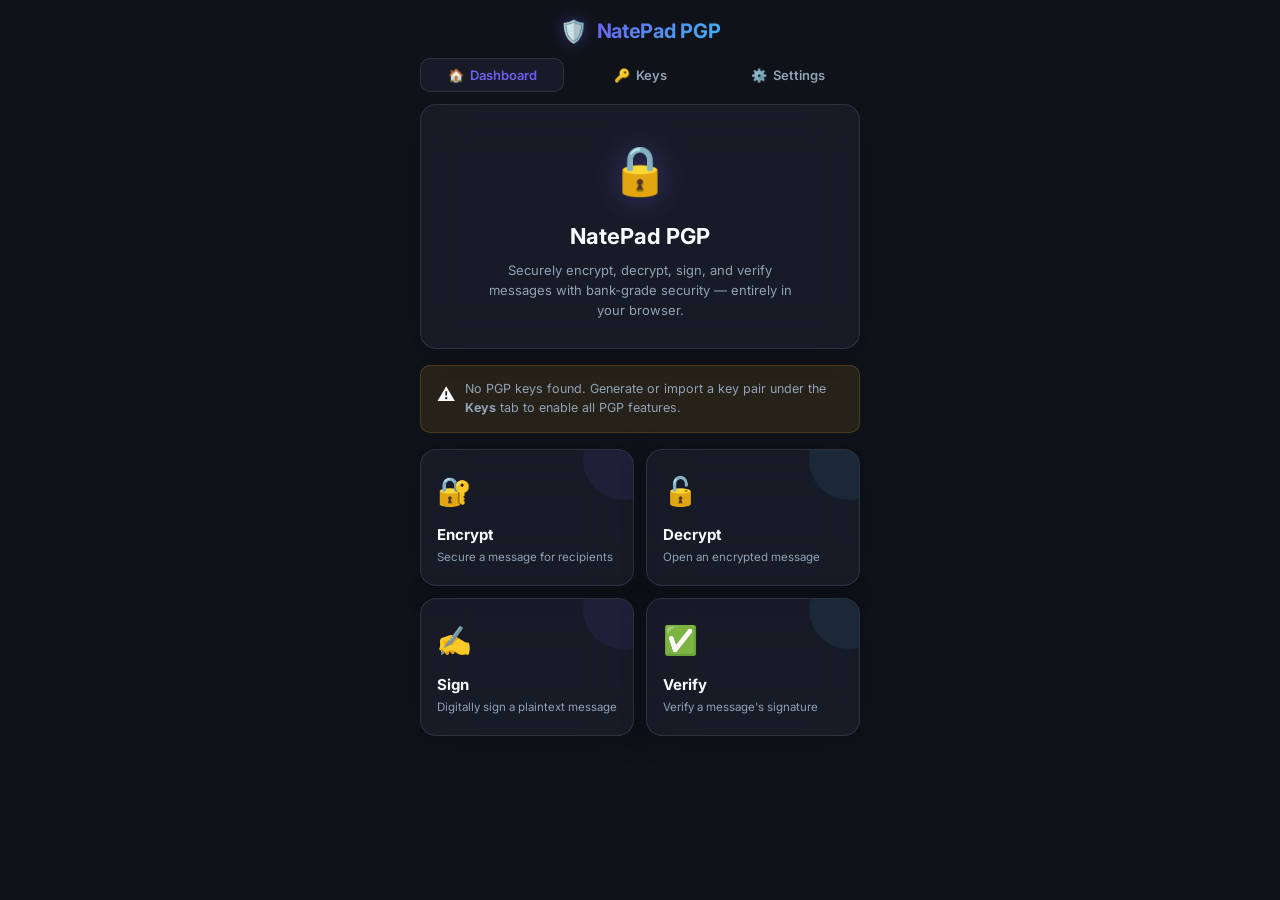
<file: index.html>
<!DOCTYPE html>
<html lang="en">
<head>
  <meta charset="UTF-8">
  <meta name="viewport" content="width=device-width, initial-scale=1.0, viewport-fit=cover">
  <meta name="description" content="NatePad — Encrypt, decrypt, sign, and verify PGP messages directly in your browser. Fully offline, no server needed.">
  <meta name="theme-color" content="#13131f">
  <title>NatePad — PGP Notepad</title>
  <link rel="stylesheet" href="style.css">
</head>
<body>

<div id="app">
  <!-- ─── Top Bar ─── -->
  <header class="top-bar">
    <span class="shield-icon">🛡️</span>
    <h1>NatePad PGP</h1>
  </header>

  <!-- ─── Tab Bar ─── -->
  <nav class="tab-bar" role="tablist">
    <button class="tab-btn active" role="tab" data-tab="dashboard" aria-selected="true" id="tab-dashboard">
      <span>🏠</span> Dashboard
    </button>
    <button class="tab-btn" role="tab" data-tab="keys" aria-selected="false" id="tab-keys">
      <span>🔑</span> Keys
    </button>
    <button class="tab-btn" role="tab" data-tab="settings" aria-selected="false" id="tab-settings">
      <span>⚙️</span> Settings
    </button>
  </nav>

  <!-- ─── Content ─── -->
  <main class="tab-content">

    <!-- ═══ Dashboard ═══ -->
    <section class="tab-pane active" id="pane-dashboard" role="tabpanel" aria-labelledby="tab-dashboard">

      <div class="glass-card hero-card">
        <span class="hero-icon">🔒</span>
        <h2>NatePad PGP</h2>
        <p>Securely encrypt, decrypt, sign, and verify messages with bank-grade security — entirely in your browser.</p>
      </div>

      <div id="no-keys-warning" class="warn-banner" style="display:none;">
        <span class="warn-icon">⚠️</span>
        <span class="warn-text">No PGP keys found. Generate or import a key pair under the <strong>Keys</strong> tab to enable all PGP features.</span>
      </div>

      <div class="action-grid">
        <div class="glass-card interactive action-card" data-action="encrypt" tabindex="0" role="button" id="btn-encrypt">
          <span class="action-icon">🔐</span>
          <div class="action-title">Encrypt</div>
          <div class="action-desc">Secure a message for recipients</div>
        </div>
        <div class="glass-card interactive action-card" data-action="decrypt" tabindex="0" role="button" id="btn-decrypt">
          <span class="action-icon">🔓</span>
          <div class="action-title">Decrypt</div>
          <div class="action-desc">Open an encrypted message</div>
        </div>
        <div class="glass-card interactive action-card" data-action="sign" tabindex="0" role="button" id="btn-sign">
          <span class="action-icon">✍️</span>
          <div class="action-title">Sign</div>
          <div class="action-desc">Digitally sign a plaintext message</div>
        </div>
        <div class="glass-card interactive action-card" data-action="verify" tabindex="0" role="button" id="btn-verify">
          <span class="action-icon">✅</span>
          <div class="action-title">Verify</div>
          <div class="action-desc">Verify a message's signature</div>
        </div>
      </div>
    </section>

    <!-- ═══ Keys ═══ -->
    <section class="tab-pane" id="pane-keys" role="tabpanel" aria-labelledby="tab-keys">
      <div class="keys-toolbar">
        <button class="btn btn-primary btn-sm" id="btn-gen-key">🔑 Generate Key</button>
        <button class="btn btn-ghost btn-sm" id="btn-import-key">📥 Import Key</button>
      </div>
      <div id="key-list" class="key-list"></div>
      <div id="keys-empty" class="empty-state">
        <div class="empty-icon">🔑</div>
        <h3>No Keys Yet</h3>
        <p>Generate or import a PGP key pair to get started with encryption and signing.</p>
      </div>
    </section>

    <!-- ═══ Settings ═══ -->
    <section class="tab-pane" id="pane-settings" role="tabpanel" aria-labelledby="tab-settings">
      <div class="settings-section">
        <h3>Theme</h3>
        <div id="theme-grid" class="theme-grid"></div>
      </div>
      <div class="about-section">
        <p>
          <strong>NatePad Web</strong> v2.1<br>
          Built with <a href="https://openpgpjs.org" target="_blank" rel="noopener">OpenPGP.js</a>.<br>
          100% offline — no data leaves your browser.<br><br>
          <a href="https://github.com/nphil/natepad" target="_blank" rel="noopener">GitHub</a> | <a href="https://nphil.github.io/natepad/" target="_blank" rel="noopener">Live Web Version</a>
        </p>
      </div>
    </section>
  </main>
</div>

<!-- ─── Toasts ─── -->
<div class="toast-container" id="toast-container"></div>

<!-- ═══ DIALOGS ═══ -->

<!-- Encrypt Dialog -->
<dialog id="dlg-encrypt">
  <div class="modal-content">
    <div class="modal-header">
      <h2>🔐 Encrypt</h2>
      <button class="modal-close" data-close>&times;</button>
    </div>
    <div class="field">
      <label for="encrypt-recipients">Recipients</label>
      <select id="encrypt-recipients"><option value="">Select a public key…</option></select>
      <div class="chip-list" id="encrypt-chips"></div>
    </div>
    <div class="field">
      <label for="encrypt-message">Message</label>
      <textarea id="encrypt-message" placeholder="Type or paste your message…" rows="6"></textarea>
      <div class="char-count" id="encrypt-count">0 chars</div>
    </div>
    <button class="btn btn-primary" id="encrypt-submit" style="width:100%">Encrypt Message</button>
    <div id="encrypt-result"></div>
  </div>
</dialog>

<!-- Decrypt Dialog -->
<dialog id="dlg-decrypt">
  <div class="modal-content">
    <div class="modal-header">
      <h2>🔓 Decrypt</h2>
      <button class="modal-close" data-close>&times;</button>
    </div>
    <div class="field">
      <label for="decrypt-key">Private Key</label>
      <select id="decrypt-key"><option value="">Auto-detect</option></select>
    </div>
    <div class="field">
      <label for="decrypt-passphrase">Passphrase</label>
      <input type="password" id="decrypt-passphrase" placeholder="Enter passphrase (if needed)">
    </div>
    <div class="field">
      <label for="decrypt-message">Encrypted Message (PGP block)</label>
      <textarea id="decrypt-message" placeholder="Paste PGP encrypted message…" rows="6"></textarea>
      <div class="char-count" id="decrypt-count">0 chars</div>
    </div>
    <button class="btn btn-primary" id="decrypt-submit" style="width:100%">Decrypt Message</button>
    <div id="decrypt-result"></div>
  </div>
</dialog>

<!-- Sign Dialog -->
<dialog id="dlg-sign">
  <div class="modal-content">
    <div class="modal-header">
      <h2>✍️ Sign</h2>
      <button class="modal-close" data-close>&times;</button>
    </div>
    <div class="field">
      <label for="sign-key">Signing Key</label>
      <select id="sign-key"><option value="">Select a private key…</option></select>
    </div>
    <div class="field">
      <label for="sign-passphrase">Passphrase</label>
      <input type="password" id="sign-passphrase" placeholder="Enter passphrase (if needed)">
    </div>
    <div class="field">
      <label for="sign-message">Message to Sign</label>
      <textarea id="sign-message" placeholder="Type your message…" rows="6"></textarea>
      <div class="char-count" id="sign-count">0 chars</div>
    </div>
    <button class="btn btn-primary" id="sign-submit" style="width:100%">Sign Message</button>
    <div id="sign-result"></div>
  </div>
</dialog>

<!-- Verify Dialog -->
<dialog id="dlg-verify">
  <div class="modal-content">
    <div class="modal-header">
      <h2>✅ Verify</h2>
      <button class="modal-close" data-close>&times;</button>
    </div>
    <div class="field">
      <label for="verify-message">Signed Message (PGP cleartext)</label>
      <textarea id="verify-message" placeholder="Paste the PGP signed message…" rows="6"></textarea>
      <div class="char-count" id="verify-count">0 chars</div>
    </div>
    <button class="btn btn-primary" id="verify-submit" style="width:100%">Verify Signature</button>
    <div id="verify-result"></div>
  </div>
</dialog>

<!-- Generate Key Dialog -->
<dialog id="dlg-genkey">
  <div class="modal-content">
    <div class="modal-header">
      <h2>🔑 Generate Key Pair</h2>
      <button class="modal-close" data-close>&times;</button>
    </div>
    <div class="field">
      <label for="genkey-name">Name</label>
      <input type="text" id="genkey-name" placeholder="John Doe">
    </div>
    <div class="field">
      <label for="genkey-email">Email</label>
      <input type="email" id="genkey-email" placeholder="john@example.com">
    </div>
    <div class="field">
      <label>Key Type</label>
      <div class="keygen-options">
        <button class="keygen-opt selected" data-type="ecc" type="button">
          ECC<small>Curve25519 · Fast</small>
        </button>
        <button class="keygen-opt" data-type="rsa" type="button">
          RSA<small>4096-bit · Classic</small>
        </button>
      </div>
    </div>
    <div class="field">
      <label for="genkey-passphrase">Passphrase (optional)</label>
      <input type="password" id="genkey-passphrase" placeholder="Protect your private key">
    </div>
    <button class="btn btn-primary" id="genkey-submit" style="width:100%">Generate Key Pair</button>
    <div id="genkey-result"></div>
  </div>
</dialog>

<!-- Import Key Dialog -->
<dialog id="dlg-import">
  <div class="modal-content">
    <div class="modal-header">
      <h2>📥 Import Key</h2>
      <button class="modal-close" data-close>&times;</button>
    </div>
    <div class="field">
      <label for="import-armor">Key (armored PGP block)</label>
      <textarea id="import-armor" placeholder="Paste your PGP public or private key here…" rows="8"></textarea>
    </div>
    <div style="display:flex;gap:8px;">
      <button class="btn btn-primary" id="import-submit" style="flex:1">Import Key</button>
      <button class="btn btn-ghost" id="import-file-btn" style="flex:1">📁 From File</button>
    </div>
    <input type="file" id="import-file-input" accept=".asc,.pgp,.gpg,.key,.pub,.txt" style="display:none">
    <div id="import-result"></div>
  </div>
</dialog>

<!-- Export Key Dialog -->
<dialog id="dlg-export">
  <div class="modal-content">
    <div class="modal-header">
      <h2>📤 Export Key</h2>
      <button class="modal-close" data-close>&times;</button>
    </div>
    <div id="export-content"></div>
  </div>
</dialog>

<script src="openpgp.min.js"></script>
<script src="app.js"></script>

</body>
</html>
</file>
<file: style.css>
/* ─────────────────────────────────────────────────
   NatePad Web — Design System
   ───────────────────────────────────────────────── */

@import url('https://fonts.googleapis.com/css2?family=Inter:wght@400;500;600;700;800&display=swap');

/* ── Reset ─────────────────────────────────────── */
*, *::before, *::after { box-sizing: border-box; margin: 0; padding: 0; }

:root {
  /* Theme tokens — overwritten by JS */
  --bg-h: 224; --bg-s: 25%; --bg-l: 8%;
  --fg-h: 210; --fg-s: 40%; --fg-l: 98%;
  --pri-h: 245; --pri-s: 85%; --pri-l: 66%;
  --acc-h: 200; --acc-s: 90%; --acc-l: 60%;
  --bg-lightness: 0.08;

  /* Derived */
  --bg: hsl(var(--bg-h) var(--bg-s) var(--bg-l));
  --fg: hsl(var(--fg-h) var(--fg-s) var(--fg-l));
  --primary: hsl(var(--pri-h) var(--pri-s) var(--pri-l));
  --accent: hsl(var(--acc-h) var(--acc-s) var(--acc-l));
  --fg-muted: hsl(var(--fg-h) calc(var(--fg-s) * 0.5) calc(var(--fg-l) * 0.65));

  /* Surfaces */
  --glass-bg: hsla(var(--bg-h), var(--bg-s), calc(var(--bg-l) + 8%), 0.55);
  --glass-border: hsla(var(--fg-h), var(--fg-s), var(--fg-l), 0.10);
  --glass-hover: hsla(var(--fg-h), var(--fg-s), var(--fg-l), 0.06);
  --card-shadow: 0 4px 24px hsla(var(--bg-h), 40%, 4%, 0.35);

  /* Layout */
  --radius: 16px;
  --radius-sm: 10px;
  --radius-xs: 6px;
  --content-max: 480px;
  --transition: 0.25s cubic-bezier(0.4, 0, 0.2, 1);

  font-family: 'Inter', -apple-system, BlinkMacSystemFont, 'Segoe UI', sans-serif;
  color-scheme: dark;
}

html { height: 100%; }
body {
  min-height: 100%;
  background: var(--bg);
  color: var(--fg);
  font-size: 15px;
  line-height: 1.55;
  -webkit-font-smoothing: antialiased;
  overflow: hidden;
}

/* ── App Shell ─────────────────────────────────── */
#app {
  display: flex;
  flex-direction: column;
  height: 100vh;
  height: 100dvh;
  max-width: var(--content-max);
  margin: 0 auto;
  position: relative;
}

/* ── Top Bar ───────────────────────────────────── */
.top-bar {
  display: flex;
  align-items: center;
  justify-content: center;
  padding: 14px 20px 10px;
  gap: 10px;
  flex-shrink: 0;
}
.top-bar h1 {
  font-size: 20px;
  font-weight: 700;
  letter-spacing: -0.3px;
  background: linear-gradient(135deg, var(--primary), var(--accent));
  -webkit-background-clip: text;
  -webkit-text-fill-color: transparent;
  background-clip: text;
}
.top-bar .shield-icon {
  font-size: 22px;
  filter: drop-shadow(0 0 8px hsla(var(--pri-h), var(--pri-s), var(--pri-l), 0.45));
}

/* ── Tab Bar ───────────────────────────────────── */
.tab-bar {
  display: flex;
  gap: 4px;
  padding: 0 20px 12px;
  flex-shrink: 0;
}
.tab-btn {
  flex: 1;
  padding: 9px 0;
  border: none;
  background: transparent;
  color: var(--fg-muted);
  font-family: inherit;
  font-size: 13px;
  font-weight: 600;
  border-radius: var(--radius-sm);
  cursor: pointer;
  transition: all var(--transition);
  display: flex;
  align-items: center;
  justify-content: center;
  gap: 6px;
}
.tab-btn:hover {
  background: var(--glass-hover);
  color: var(--fg);
}
.tab-btn.active {
  background: var(--glass-bg);
  color: var(--primary);
  box-shadow: inset 0 0 0 1px var(--glass-border);
}

/* ── Content Area ──────────────────────────────── */
.tab-content {
  flex: 1;
  overflow-y: auto;
  padding: 0 20px 20px;
  scroll-behavior: smooth;
}
.tab-content::-webkit-scrollbar { width: 4px; }
.tab-content::-webkit-scrollbar-track { background: transparent; }
.tab-content::-webkit-scrollbar-thumb {
  background: hsla(var(--fg-h), var(--fg-s), var(--fg-l), 0.15);
  border-radius: 2px;
}

.tab-pane {
  display: none;
  animation: fadeIn 0.3s ease;
}
.tab-pane.active { display: block; }

@keyframes fadeIn {
  from { opacity: 0; transform: translateY(8px); }
  to   { opacity: 1; transform: translateY(0); }
}

/* ── Glass Card ────────────────────────────────── */
.glass-card {
  background: var(--glass-bg);
  backdrop-filter: blur(24px);
  -webkit-backdrop-filter: blur(24px);
  border: 1px solid var(--glass-border);
  border-radius: var(--radius);
  box-shadow: var(--card-shadow);
  transition: transform var(--transition), box-shadow var(--transition);
}
.glass-card.interactive:hover {
  transform: translateY(-2px);
  box-shadow: 0 8px 32px hsla(var(--bg-h), 40%, 4%, 0.5);
}
.glass-card.interactive:active {
  transform: translateY(0);
}

/* ── Dashboard ─────────────────────────────────── */
.hero-card {
  text-align: center;
  padding: 28px 20px;
  margin-bottom: 16px;
}
.hero-card .hero-icon {
  font-size: 48px;
  margin-bottom: 12px;
  display: inline-block;
  filter: drop-shadow(0 0 16px hsla(var(--pri-h), var(--pri-s), var(--pri-l), 0.4));
}
.hero-card h2 {
  font-size: 22px;
  font-weight: 700;
  margin-bottom: 6px;
}
.hero-card p {
  font-size: 13px;
  color: var(--fg-muted);
  max-width: 320px;
  margin: 0 auto;
}

.action-grid {
  display: grid;
  grid-template-columns: 1fr 1fr;
  gap: 12px;
  margin-bottom: 16px;
}

.action-card {
  padding: 20px 16px;
  cursor: pointer;
  text-align: left;
  position: relative;
  overflow: hidden;
}
.action-card::before {
  content: '';
  position: absolute;
  top: -30px;
  right: -30px;
  width: 80px;
  height: 80px;
  border-radius: 50%;
  opacity: 0.08;
  transition: opacity var(--transition);
}
.action-card:hover::before { opacity: 0.14; }

.action-card[data-action="encrypt"]::before { background: var(--primary); }
.action-card[data-action="decrypt"]::before { background: var(--accent); }
.action-card[data-action="sign"]::before    { background: var(--primary); }
.action-card[data-action="verify"]::before  { background: var(--accent); }

.action-card .action-icon {
  font-size: 28px;
  margin-bottom: 10px;
  display: block;
}
.action-card .action-title {
  font-size: 15px;
  font-weight: 700;
  margin-bottom: 3px;
}
.action-card .action-desc {
  font-size: 11.5px;
  color: var(--fg-muted);
  line-height: 1.4;
}

/* Warning banner */
.warn-banner {
  display: flex;
  align-items: flex-start;
  gap: 10px;
  padding: 14px 16px;
  border-radius: var(--radius-sm);
  background: hsla(40, 90%, 55%, 0.1);
  border: 1px solid hsla(40, 90%, 55%, 0.2);
  margin-bottom: 16px;
}
.warn-banner .warn-icon { font-size: 18px; flex-shrink: 0; padding-top: 1px; }
.warn-banner .warn-text { font-size: 12.5px; color: var(--fg-muted); line-height: 1.5; }

/* ── Keys Tab ──────────────────────────────────── */
.key-list { display: flex; flex-direction: column; gap: 10px; }
.key-card {
  padding: 16px;
  display: flex;
  align-items: center;
  gap: 14px;
}
.key-card .key-avatar {
  width: 44px;
  height: 44px;
  border-radius: 12px;
  background: linear-gradient(135deg, var(--primary), var(--accent));
  display: flex;
  align-items: center;
  justify-content: center;
  font-size: 20px;
  flex-shrink: 0;
}
.key-card .key-info { flex: 1; min-width: 0; }
.key-card .key-label {
  font-size: 14px;
  font-weight: 600;
  white-space: nowrap;
  overflow: hidden;
  text-overflow: ellipsis;
}
.key-card .key-fp {
  font-size: 11px;
  font-family: 'SF Mono', 'Fira Code', monospace;
  color: var(--fg-muted);
  white-space: nowrap;
  overflow: hidden;
  text-overflow: ellipsis;
}
.key-card .key-type {
  font-size: 10px;
  font-weight: 600;
  text-transform: uppercase;
  letter-spacing: 0.5px;
  padding: 3px 8px;
  border-radius: 6px;
  background: hsla(var(--pri-h), var(--pri-s), var(--pri-l), 0.15);
  color: var(--primary);
}
.key-card .key-actions {
  display: flex;
  gap: 6px;
}
.key-action-btn {
  width: 32px;
  height: 32px;
  border: none;
  border-radius: 8px;
  background: var(--glass-hover);
  color: var(--fg-muted);
  cursor: pointer;
  font-size: 14px;
  display: flex;
  align-items: center;
  justify-content: center;
  transition: all var(--transition);
}
.key-action-btn:hover { background: hsla(var(--pri-h), var(--pri-s), var(--pri-l), 0.15); color: var(--primary); }
.key-action-btn.danger:hover { background: hsla(0, 80%, 55%, 0.15); color: hsl(0, 80%, 60%); }

/* Keys toolbar */
.keys-toolbar {
  display: flex;
  gap: 8px;
  margin-bottom: 14px;
}

/* ── Settings Tab ──────────────────────────────── */
.theme-grid {
  display: grid;
  grid-template-columns: repeat(auto-fill, minmax(72px, 1fr));
  gap: 10px;
  margin-top: 14px;
}
.theme-swatch {
  display: flex;
  flex-direction: column;
  align-items: center;
  gap: 6px;
  cursor: pointer;
  padding: 8px 4px;
  border-radius: var(--radius-sm);
  border: 2px solid transparent;
  transition: all var(--transition);
  background: none;
  color: var(--fg);
  font-family: inherit;
}
.theme-swatch:hover {
  background: var(--glass-hover);
}
.theme-swatch.active {
  border-color: var(--primary);
  background: var(--glass-bg);
}
.swatch-circle {
  width: 44px;
  height: 44px;
  border-radius: 50%;
  position: relative;
  border: 1px solid hsla(var(--fg-h), var(--fg-s), var(--fg-l), 0.12);
  overflow: hidden;
}
.swatch-dot-pri,
.swatch-dot-acc {
  position: absolute;
  border-radius: 50%;
}
.swatch-dot-pri {
  width: 20px;
  height: 20px;
  top: 6px;
  left: 6px;
}
.swatch-dot-acc {
  width: 14px;
  height: 14px;
  bottom: 6px;
  right: 6px;
}
.theme-swatch .swatch-label {
  font-size: 10px;
  font-weight: 500;
  color: var(--fg-muted);
  white-space: nowrap;
  overflow: hidden;
  text-overflow: ellipsis;
  max-width: 72px;
}
.theme-swatch.active .swatch-label {
  color: var(--primary);
  font-weight: 600;
}

.settings-section {
  margin-bottom: 20px;
}
.settings-section h3 {
  font-size: 13px;
  font-weight: 600;
  text-transform: uppercase;
  letter-spacing: 0.8px;
  color: var(--fg-muted);
  margin-bottom: 4px;
}

/* ── Buttons ───────────────────────────────────── */
.btn {
  display: inline-flex;
  align-items: center;
  justify-content: center;
  gap: 7px;
  padding: 10px 18px;
  border: none;
  border-radius: var(--radius-sm);
  font-family: inherit;
  font-size: 13.5px;
  font-weight: 600;
  cursor: pointer;
  transition: all var(--transition);
  white-space: nowrap;
}
.btn-primary {
  background: linear-gradient(135deg, var(--primary), var(--accent));
  color: #fff;
  box-shadow: 0 2px 12px hsla(var(--pri-h), var(--pri-s), var(--pri-l), 0.3);
}
.btn-primary:hover {
  box-shadow: 0 4px 20px hsla(var(--pri-h), var(--pri-s), var(--pri-l), 0.5);
  transform: translateY(-1px);
}
.btn-ghost {
  background: var(--glass-bg);
  color: var(--fg);
  border: 1px solid var(--glass-border);
}
.btn-ghost:hover {
  background: var(--glass-hover);
  border-color: var(--primary);
  color: var(--primary);
}
.btn-sm {
  padding: 7px 12px;
  font-size: 12px;
}

/* ── Modal / Dialog ────────────────────────────── */
dialog {
  border: none;
  background: transparent;
  padding: 0;
  max-width: min(92vw, 440px);
  width: 100%;
  overflow: visible;
}
dialog::backdrop {
  background: hsla(var(--bg-h), var(--bg-s), calc(var(--bg-l) * 0.4), 0.75);
  backdrop-filter: blur(6px);
  -webkit-backdrop-filter: blur(6px);
}
dialog[open] {
  animation: dialogIn 0.3s ease;
}
@keyframes dialogIn {
  from { opacity: 0; transform: scale(0.95) translateY(12px); }
  to   { opacity: 1; transform: scale(1) translateY(0); }
}

.modal-content {
  background: var(--glass-bg);
  backdrop-filter: blur(32px);
  -webkit-backdrop-filter: blur(32px);
  border: 1px solid var(--glass-border);
  border-radius: var(--radius);
  box-shadow: 0 16px 64px hsla(var(--bg-h), 40%, 2%, 0.6);
  padding: 24px;
  max-height: 82vh;
  overflow-y: auto;
}
.modal-content::-webkit-scrollbar { width: 3px; }
.modal-content::-webkit-scrollbar-thumb {
  background: hsla(var(--fg-h), var(--fg-s), var(--fg-l), 0.15);
  border-radius: 2px;
}
.modal-header {
  display: flex;
  align-items: center;
  justify-content: space-between;
  margin-bottom: 18px;
}
.modal-header h2 {
  font-size: 18px;
  font-weight: 700;
}
.modal-close {
  width: 32px;
  height: 32px;
  border: none;
  border-radius: 8px;
  background: var(--glass-hover);
  color: var(--fg-muted);
  cursor: pointer;
  font-size: 16px;
  display: flex;
  align-items: center;
  justify-content: center;
  transition: all var(--transition);
}
.modal-close:hover { background: hsla(0, 70%, 55%, 0.15); color: hsl(0, 70%, 60%); }

/* ── Form Elements ─────────────────────────────── */
.field {
  margin-bottom: 14px;
}
.field label {
  display: block;
  font-size: 12px;
  font-weight: 600;
  color: var(--fg-muted);
  margin-bottom: 5px;
  text-transform: uppercase;
  letter-spacing: 0.5px;
}
.field textarea,
.field input[type="text"],
.field input[type="password"],
.field input[type="email"],
.field select {
  width: 100%;
  padding: 10px 14px;
  border: 1px solid var(--glass-border);
  border-radius: var(--radius-sm);
  background: hsla(var(--bg-h), var(--bg-s), var(--bg-l), 0.6);
  color: var(--fg);
  font-family: inherit;
  font-size: 13.5px;
  transition: border-color var(--transition);
  outline: none;
}
.field textarea {
  resize: vertical;
  min-height: 120px;
  font-family: 'SF Mono', 'Fira Code', 'Cascadia Code', monospace;
  font-size: 12.5px;
  line-height: 1.5;
}
.field textarea:focus,
.field input:focus,
.field select:focus {
  border-color: var(--primary);
  box-shadow: 0 0 0 3px hsla(var(--pri-h), var(--pri-s), var(--pri-l), 0.15);
}
.field select {
  appearance: none;
  background-image: url("data:image/svg+xml,%3Csvg xmlns='http://www.w3.org/2000/svg' width='12' height='8'%3E%3Cpath d='M1 1l5 5 5-5' stroke='%23999' stroke-width='1.5' fill='none'/%3E%3C/svg%3E");
  background-repeat: no-repeat;
  background-position: right 12px center;
  padding-right: 32px;
  cursor: pointer;
}

.char-count {
  font-size: 11px;
  color: var(--fg-muted);
  text-align: right;
  margin-top: 4px;
}

/* ── Result / Success Panel ────────────────────── */
.result-panel {
  padding: 16px;
  border-radius: var(--radius-sm);
  margin-top: 14px;
}
.result-panel.success {
  background: hsla(140, 60%, 50%, 0.1);
  border: 1px solid hsla(140, 60%, 50%, 0.2);
}
.result-panel.error {
  background: hsla(0, 70%, 55%, 0.1);
  border: 1px solid hsla(0, 70%, 55%, 0.2);
}
.result-panel.info {
  background: hsla(var(--pri-h), var(--pri-s), var(--pri-l), 0.1);
  border: 1px solid hsla(var(--pri-h), var(--pri-s), var(--pri-l), 0.2);
}
.result-header {
  display: flex;
  align-items: center;
  gap: 8px;
  font-weight: 600;
  font-size: 14px;
  margin-bottom: 8px;
}
.result-body {
  font-family: 'SF Mono', 'Fira Code', monospace;
  font-size: 11.5px;
  line-height: 1.5;
  white-space: pre-wrap;
  word-break: break-all;
  max-height: 180px;
  overflow-y: auto;
  padding: 10px;
  border-radius: var(--radius-xs);
  background: hsla(var(--bg-h), var(--bg-s), var(--bg-l), 0.4);
}
.result-body::-webkit-scrollbar { width: 3px; }
.result-body::-webkit-scrollbar-thumb {
  background: hsla(var(--fg-h), var(--fg-s), var(--fg-l), 0.15);
  border-radius: 2px;
}

/* ── Copy button ───────────────────────────────── */
.copy-btn {
  display: inline-flex;
  align-items: center;
  gap: 5px;
  padding: 5px 10px;
  border: none;
  border-radius: var(--radius-xs);
  background: var(--glass-hover);
  color: var(--fg-muted);
  font-family: inherit;
  font-size: 11px;
  cursor: pointer;
  transition: all var(--transition);
}
.copy-btn:hover { color: var(--primary); background: hsla(var(--pri-h), var(--pri-s), var(--pri-l), 0.1); }
.copy-btn.copied { color: hsl(140, 60%, 50%); }

/* ── Empty State ───────────────────────────────── */
.empty-state {
  text-align: center;
  padding: 40px 20px;
  color: var(--fg-muted);
}
.empty-state .empty-icon {
  font-size: 48px;
  margin-bottom: 12px;
  opacity: 0.4;
}
.empty-state h3 {
  font-size: 16px;
  font-weight: 600;
  margin-bottom: 6px;
  color: var(--fg);
}
.empty-state p {
  font-size: 13px;
  max-width: 260px;
  margin: 0 auto 18px;
}

/* ── Recipient chips ───────────────────────────── */
.chip-list {
  display: flex;
  flex-wrap: wrap;
  gap: 6px;
  margin-bottom: 10px;
}
.chip {
  display: inline-flex;
  align-items: center;
  gap: 5px;
  padding: 5px 10px;
  border-radius: 20px;
  font-size: 12px;
  font-weight: 500;
  background: hsla(var(--pri-h), var(--pri-s), var(--pri-l), 0.12);
  color: var(--primary);
  border: 1px solid hsla(var(--pri-h), var(--pri-s), var(--pri-l), 0.2);
}
.chip button {
  border: none;
  background: none;
  color: inherit;
  cursor: pointer;
  font-size: 13px;
  padding: 0;
  line-height: 1;
  opacity: 0.6;
}
.chip button:hover { opacity: 1; }

/* ── Verification badge ────────────────────────── */
.verify-badge {
  display: inline-flex;
  align-items: center;
  gap: 6px;
  padding: 6px 12px;
  border-radius: 8px;
  font-size: 13px;
  font-weight: 600;
}
.verify-badge.valid {
  background: hsla(140, 60%, 50%, 0.12);
  color: hsl(140, 60%, 50%);
}
.verify-badge.invalid {
  background: hsla(0, 70%, 55%, 0.12);
  color: hsl(0, 70%, 60%);
}

/* ── Loading spinner ───────────────────────────── */
.spinner {
  width: 20px;
  height: 20px;
  border: 2.5px solid var(--glass-border);
  border-top-color: var(--primary);
  border-radius: 50%;
  animation: spin 0.7s linear infinite;
  display: inline-block;
}
@keyframes spin { to { transform: rotate(360deg); } }

/* ── Toast notification ────────────────────────── */
.toast-container {
  position: fixed;
  top: 20px;
  left: 50%;
  transform: translateX(-50%);
  z-index: 9999;
  display: flex;
  flex-direction: column;
  gap: 8px;
  pointer-events: none;
}
.toast {
  padding: 10px 20px;
  border-radius: var(--radius-sm);
  background: var(--glass-bg);
  backdrop-filter: blur(16px);
  -webkit-backdrop-filter: blur(16px);
  border: 1px solid var(--glass-border);
  font-size: 13px;
  font-weight: 500;
  animation: toastIn 0.35s ease, toastOut 0.3s ease 2.5s forwards;
  pointer-events: auto;
  box-shadow: 0 8px 32px hsla(0,0%,0%,0.3);
}
@keyframes toastIn {
  from { opacity: 0; transform: translateY(-12px); }
  to   { opacity: 1; transform: translateY(0); }
}
@keyframes toastOut {
  to { opacity: 0; transform: translateY(-12px); }
}

/* ── Key generation modal extras ───────────────── */
.keygen-options {
  display: grid;
  grid-template-columns: 1fr 1fr;
  gap: 8px;
  margin-bottom: 14px;
}
.keygen-opt {
  padding: 12px;
  border-radius: var(--radius-sm);
  border: 1.5px solid var(--glass-border);
  background: transparent;
  color: var(--fg);
  cursor: pointer;
  text-align: center;
  font-family: inherit;
  font-size: 13px;
  font-weight: 600;
  transition: all var(--transition);
}
.keygen-opt:hover { border-color: var(--primary); }
.keygen-opt.selected {
  border-color: var(--primary);
  background: hsla(var(--pri-h), var(--pri-s), var(--pri-l), 0.12);
  color: var(--primary);
}
.keygen-opt small {
  display: block;
  font-size: 10.5px;
  font-weight: 400;
  color: var(--fg-muted);
  margin-top: 2px;
}

/* ── About / Footer ────────────────────────────── */
.about-section {
  margin-top: 24px;
  text-align: center;
  padding: 16px;
  border-radius: var(--radius-sm);
  border: 1px solid var(--glass-border);
}
.about-section p {
  font-size: 12px;
  color: var(--fg-muted);
  line-height: 1.6;
}
.about-section a {
  color: var(--primary);
  text-decoration: none;
}
.about-section a:hover { text-decoration: underline; }

/* ── Responsive ────────────────────────────────── */
@media (max-width: 380px) {
  .action-grid { gap: 8px; }
  .action-card { padding: 16px 12px; }
  .theme-grid { grid-template-columns: repeat(auto-fill, minmax(62px, 1fr)); }
}
</file>
